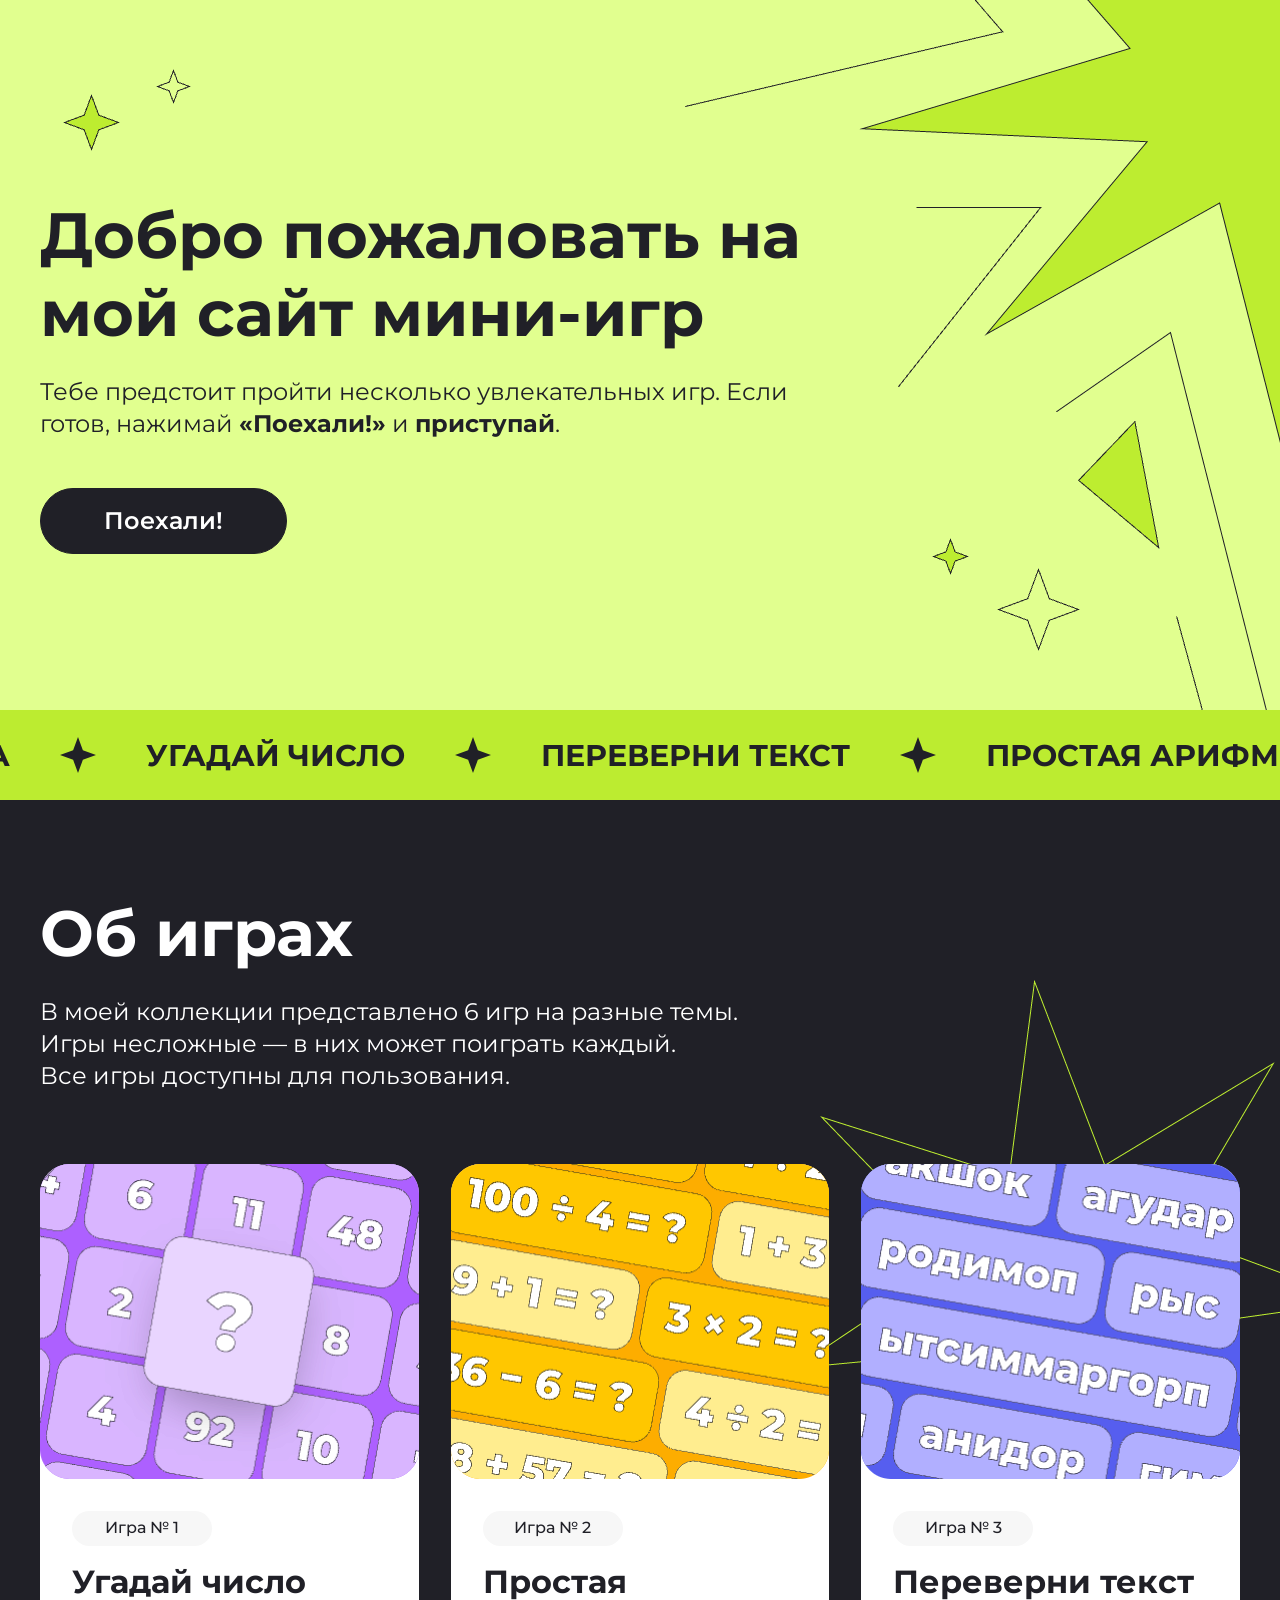
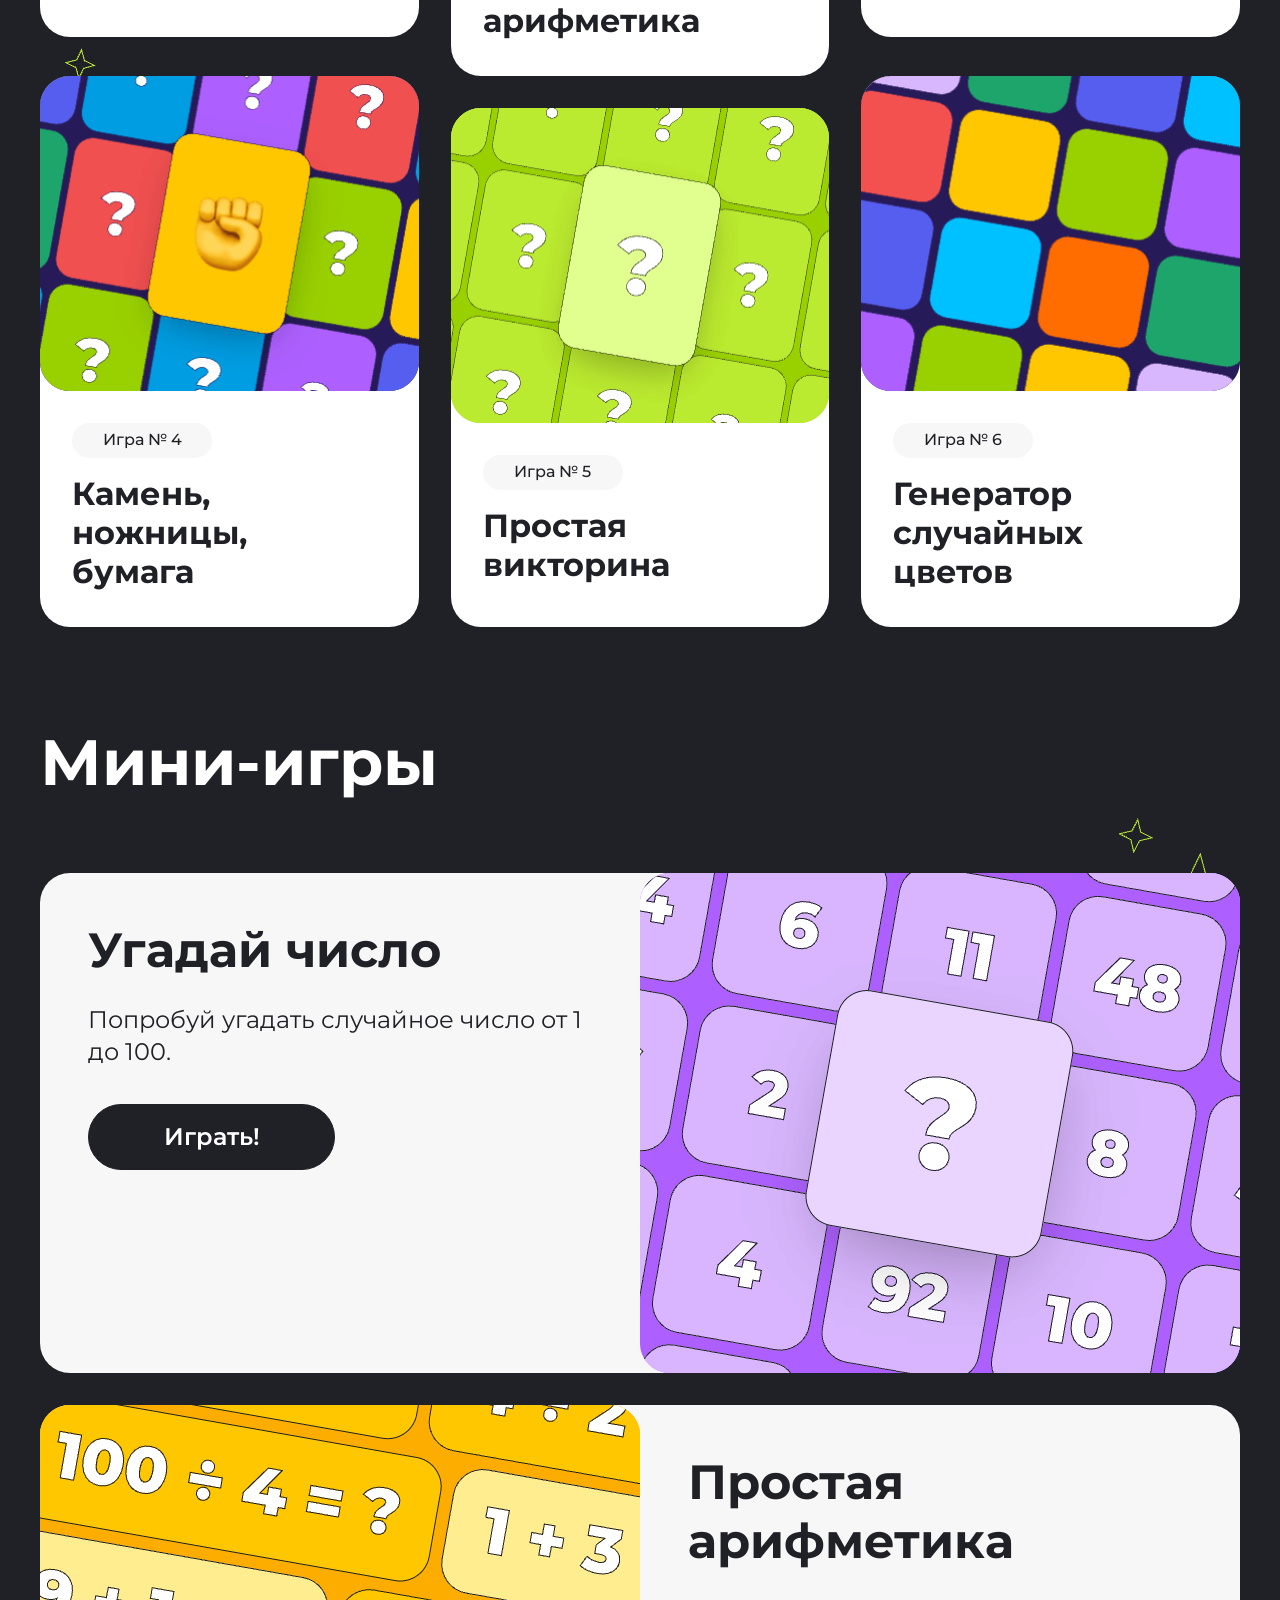
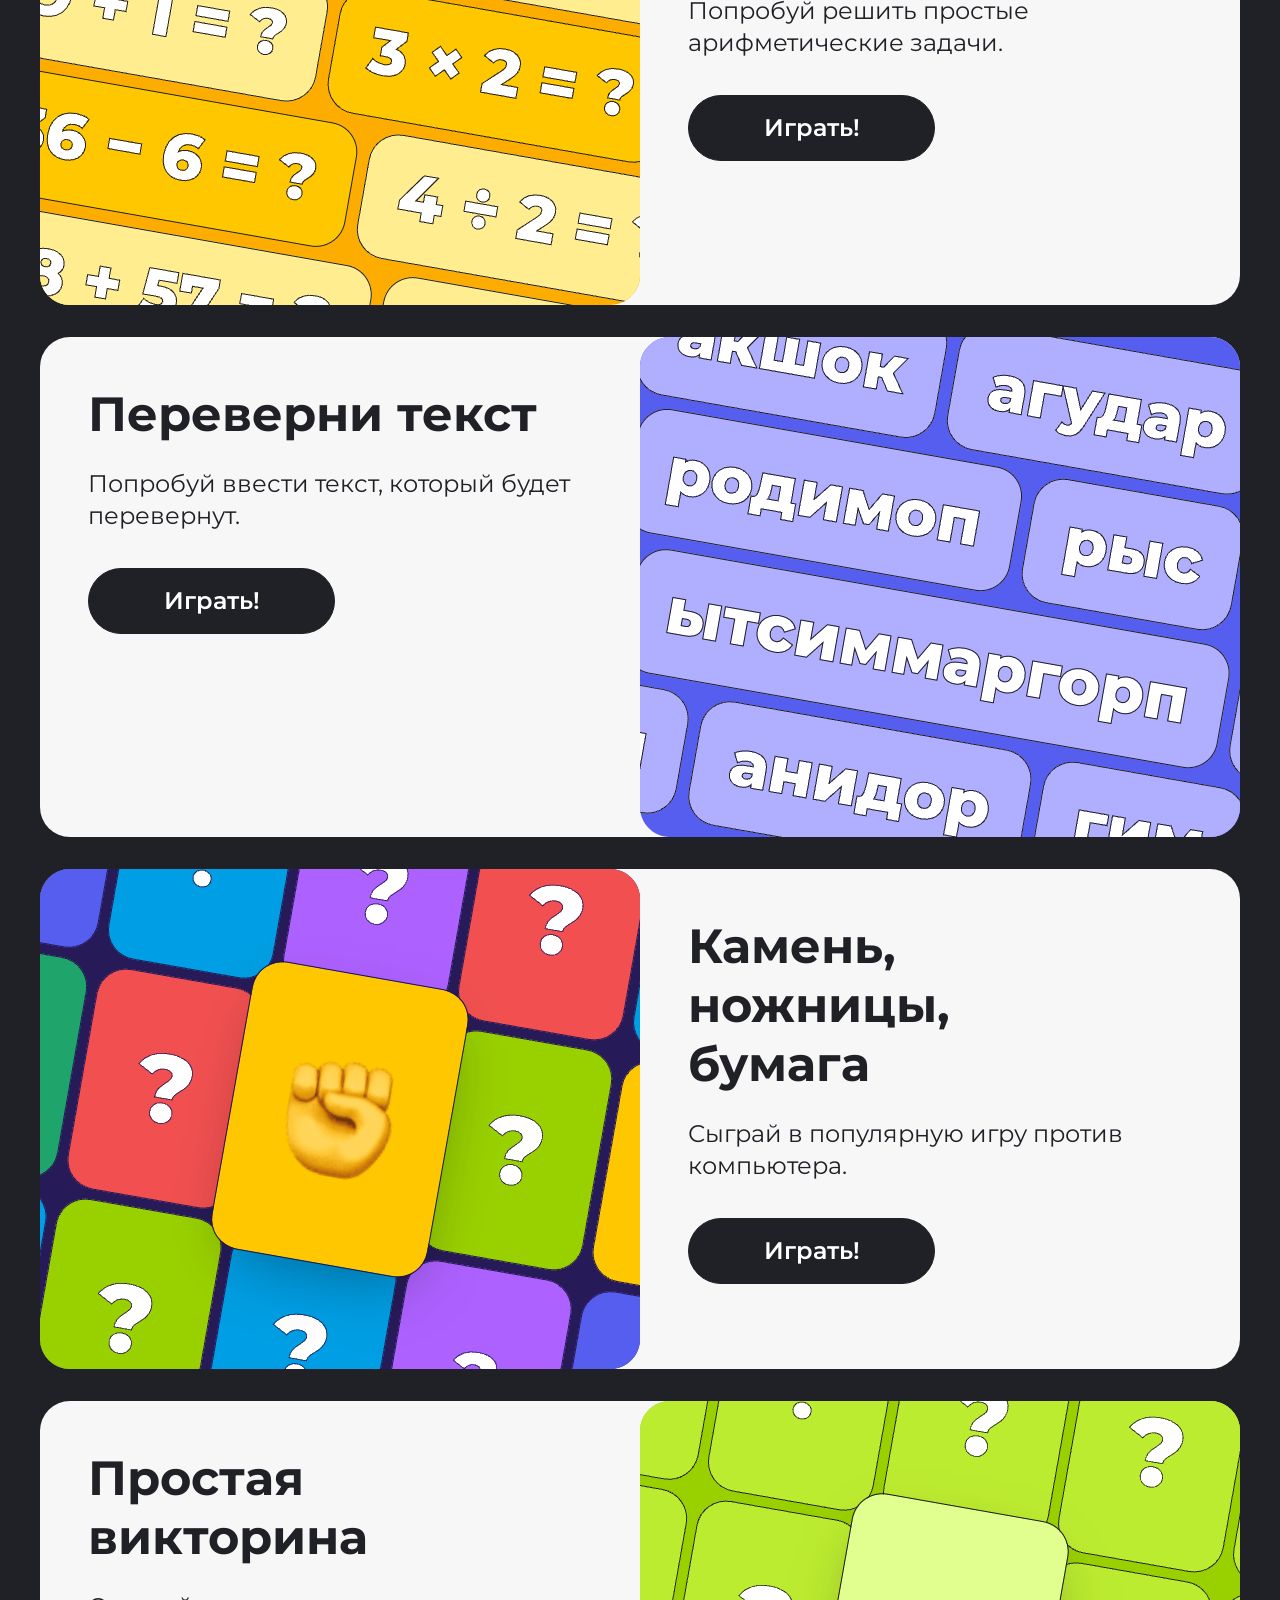
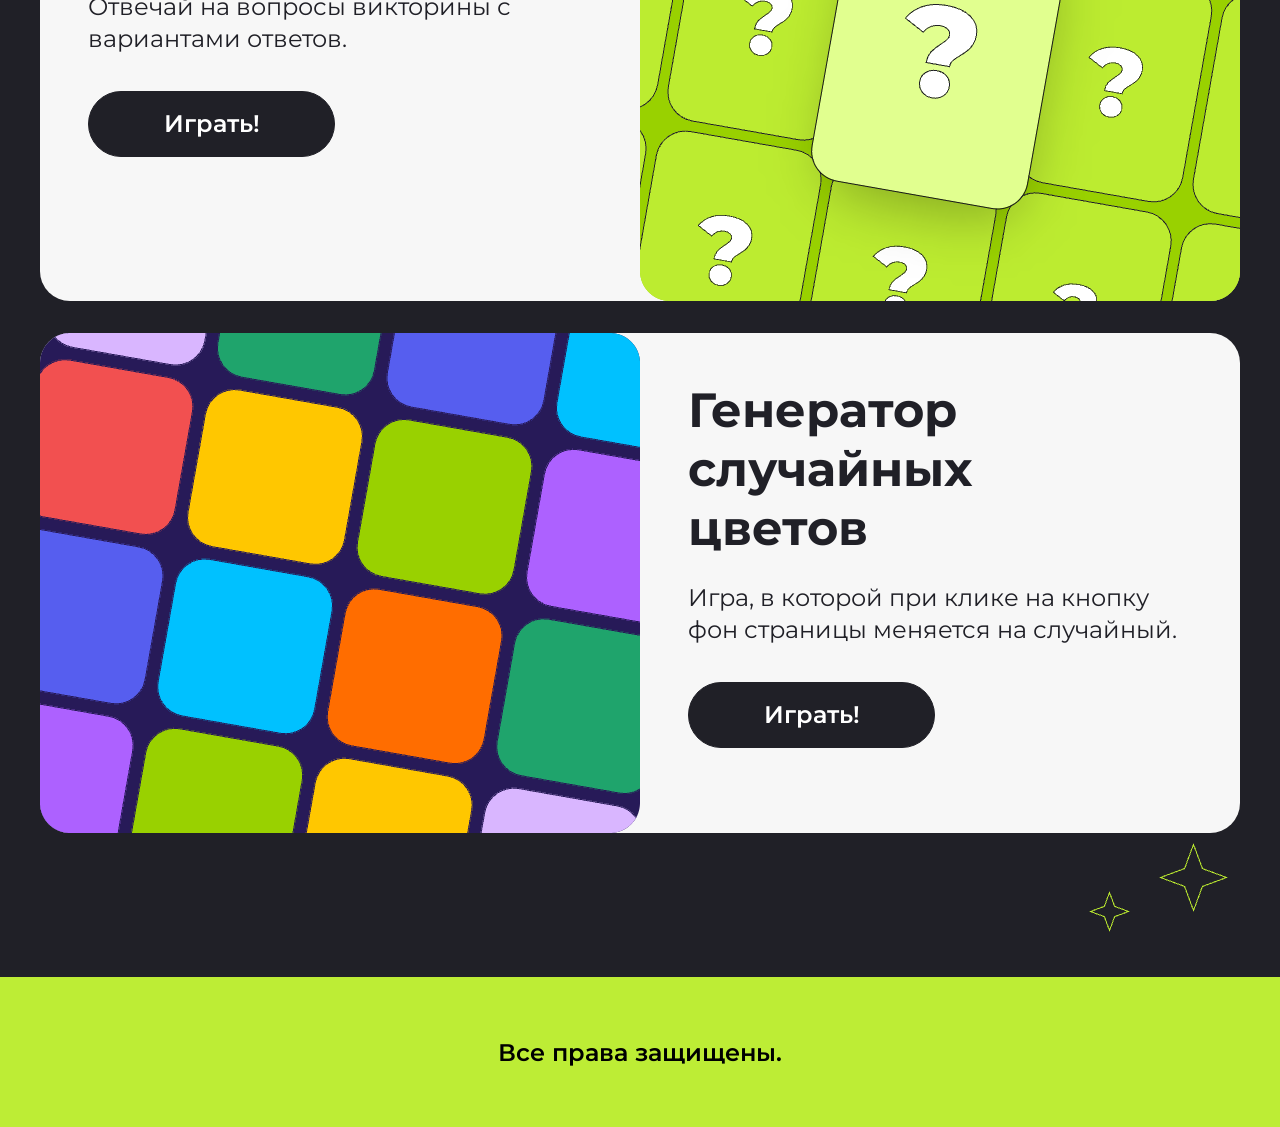
<file: index.html>
<!DOCTYPE html>
<html lang="en">
<head>
    <meta charset="UTF-8">
    <meta name="viewport" content="width=device-width, initial-scale=1.0">
    <title>mini-games</title>
    <link rel="preconnect" href="https://fonts.googleapis.com">
    <link rel="preconnect" href="https://fonts.gstatic.com" crossorigin>
    <link href="https://fonts.googleapis.com/css2?family=Montserrat:ital,wght@0,100..900;1,100..900&display=swap" rel="stylesheet">
    <link rel="stylesheet" href="index_style.css">
    <script src="./games.JS"></script>
</head>
<body>
    <header class="header center">
        <div class="header__content">
            <h1 class="header__title">Добро пожаловать на мой сайт мини-игр</h1>
            <p class="header__desc">Тебе предстоит пройти несколько увлекательных игр. Если готов, нажимай <strong>«Поехали!»</strong> и <strong>приступай</strong>.</p>
            <p><a href="#games_catalog_yakor" class="header__btn">Поехали!</a></p>
            <p><a href="#mini-games_yakor" class="header__btn header__btn_mobile">Поехали!</a></p>
        </div>
    </header>
    <div class="stripe">
        <div class="stripe-track">
            <p class="stripe__p">ВИКТОРИНА</p>
            <svg width="36.000000" height="36.000000" viewBox="0 0 36 36" fill="none" xmlns="http://www.w3.org/2000/svg" xmlns:xlink="http://www.w3.org/1999/xlink">
                <defs/>
                <path id="Star" d="M18 0L13.13 13.13L0 18L13.13 22.86L18 36L22.86 22.86L36 18L22.86 13.13L18 0Z" fill="#202027" fill-opacity="1.000000" fill-rule="evenodd"/>
            </svg>
            <p class="stripe__p">УГАДАЙ ЧИСЛО</p>
            <svg width="36.000000" height="36.000000" viewBox="0 0 36 36" fill="none" xmlns="http://www.w3.org/2000/svg" xmlns:xlink="http://www.w3.org/1999/xlink">
                <defs/>
                <path id="Star" d="M18 0L13.13 13.13L0 18L13.13 22.86L18 36L22.86 22.86L36 18L22.86 13.13L18 0Z" fill="#202027" fill-opacity="1.000000" fill-rule="evenodd"/>
            </svg>    
            <p class="stripe__p">ПЕРЕВЕРНИ ТЕКСТ</p>
            <svg width="36.000000" height="36.000000" viewBox="0 0 36 36" fill="none" xmlns="http://www.w3.org/2000/svg" xmlns:xlink="http://www.w3.org/1999/xlink">
                <defs/>
                <path id="Star" d="M18 0L13.13 13.13L0 18L13.13 22.86L18 36L22.86 22.86L36 18L22.86 13.13L18 0Z" fill="#202027" fill-opacity="1.000000" fill-rule="evenodd"/>
            </svg>    
            <p class="stripe__p">ПРОСТАЯ АРИФМЕТИКА</p>
            <svg width="36.000000" height="36.000000" viewBox="0 0 36 36" fill="none" xmlns="http://www.w3.org/2000/svg" xmlns:xlink="http://www.w3.org/1999/xlink">
                <defs/>
                <path id="Star" d="M18 0L13.13 13.13L0 18L13.13 22.86L18 36L22.86 22.86L36 18L22.86 13.13L18 0Z" fill="#202027" fill-opacity="1.000000" fill-rule="evenodd"/>
            </svg>    
            <p class="stripe__p">КАМЕНЬ, НОЖНИЦЫ, БУМАГА</p>
            <svg width="36.000000" height="36.000000" viewBox="0 0 36 36" fill="none" xmlns="http://www.w3.org/2000/svg" xmlns:xlink="http://www.w3.org/1999/xlink">
                <defs/>
                <path id="Star" d="M18 0L13.13 13.13L0 18L13.13 22.86L18 36L22.86 22.86L36 18L22.86 13.13L18 0Z" fill="#202027" fill-opacity="1.000000" fill-rule="evenodd"/>
            </svg>    
            <p class="stripe__p">ГЕНЕРАТОР СЛУЧАЙНЫХ ЧИСЕЛ</p>
            <svg width="36.000000" height="36.000000" viewBox="0 0 36 36" fill="none" xmlns="http://www.w3.org/2000/svg" xmlns:xlink="http://www.w3.org/1999/xlink">
                <defs/>
                <path id="Star" d="M18 0L13.13 13.13L0 18L13.13 22.86L18 36L22.86 22.86L36 18L22.86 13.13L18 0Z" fill="#202027" fill-opacity="1.000000" fill-rule="evenodd"/>
            </svg>
        </div>                
    </div>
    <section class="catalog center">
        <h2 class="catalog__title">Об играх <a name="games_catalog_yakor"></a></h2>
        <div class="catalog__desc">
            <p>В моей коллекции представлено 6 игр на разные темы.</p>
            <p>Игры несложные — в них может поиграть каждый.</p>
            <p>Все игры доступны для пользования.</p>
        </div>
        <div class="catalog__games">
            <article class="catalog__game catalog__game_bottom-line" onclick="location.href='#game__guess_number_yakor'">           
                <img class="catalog__game-img" src="img/guess_number.png" alt="guess_number">
                <div class="catalog__game-desc">
                    <p class="catalog__game-number">Игра № 1</p>
                    <p class="catalog__game-title">Угадай число</p>
                </div>
            </article>
            <article class="catalog__game"  onclick="location.href='#game__arifmetics_yakor'">
                <img class="catalog__game-img" src="img/arifmetics.png" alt="arifmetics">
                <div class="catalog__game-desc">
                    <p class="catalog__game-number">Игра № 2</p>
                    <p class="catalog__game-title">Простая арифметика</p>
                </div>
            </article>
            <article class="catalog__game catalog__game_bottom-line"  onclick="location.href='#game__turn_text_yakor'">
                <img class="catalog__game-img" src="img/turn_text.png" alt="turn_text">
                <div class="catalog__game-desc">
                    <p class="catalog__game-number">Игра № 3</p>
                    <p class="catalog__game-title">Переверни текст</p>
                </div>
            </article>
            <article class="catalog__game"  onclick="location.href='#game__rock_paper_scissor_yakor'">
                <img class="catalog__game-img" src="img/rock_paper_scissor.png" alt="rock_paper_scissor">
                <div class="catalog__game-desc">
                    <p class="catalog__game-number">Игра № 4</p>
                    <p class="catalog__game-title">Камень, ножницы,</p>
                    <p class="catalog__game-title">бумага</p>
                </div>
            </article>
            <article class="catalog__game catalog__game_top-line"  onclick="location.href='#game__quiz_yakor'">
                <img class="catalog__game-img" src="img/quiz.png" alt="quiz">
                <div class="catalog__game-desc">
                    <p class="catalog__game-number">Игра № 5</p>
                    <p class="catalog__game-title">Простая викторина</p>
                </div>
            </article>
            <article class="catalog__game"  onclick="location.href='#game__random_color_yakor'">
                <img class="catalog__game-img" src="img/random_color.png" alt="random_color">
                <div class="catalog__game-desc">
                    <p class="catalog__game-number">Игра № 6</p>
                    <p class="catalog__game-title">Генератор случайных цветов</p>
                </div>
            </article>
        </div>
    </section>
    <section class="games center">
        <h3 class="games__title">Мини-игры <a name="mini-games_yakor"></a></h3>
        <div class="games__box">
            <article class="games__game">
                <div class="games__game-content">
                    <p class="games__game-title">Угадай число <a name="game__guess_number_yakor"></a></p>
                    <p class="games__game-desc">Попробуй угадать случайное число от 1 до 100.</p>
                    <a class="games__game-btn" onclick="guess_number()">Играть!</a>
                </div>
                <img class="games__game-img" src="img/guess_number2.png" alt="guess_number">
            </article>
            <article class="games__game games__game_flip">
                <div class="games__game-content">
                    <p class="games__game-title">Простая арифметика <a name="game__arifmetics_yakor"></a></p>
                    <p class="games__game-desc">Попробуй решить простые арифметические задачи.</p>
                    <a class="games__game-btn" onclick="arifmetics()">Играть!</a>
                </div>
                <img class="games__game-img" src="img/arifmetics2.png" alt="arifmetics">
            </article>
            <article class="games__game">
                <div class="games__game-content">
                    <p class="games__game-title">Переверни текст <a name="game__turn_text_yakor"></a></p>
                    <p class="games__game-desc">Попробуй ввести текст, который будет перевернут.</p>
                    <a class="games__game-btn" onclick="turn_text()">Играть!</a>
                </div>
                <img class="games__game-img" src="img/turn_text2.png" alt="turn_text">
            </article>
            <article class="games__game games__game_flip">
                <div class="games__game-content"><a name="game__rock_paper_scissor_yakor"></a>
                    <p class="games__game-title">Камень,</br> ножницы,</br> бумага </p>
                    <p class="games__game-desc">Сыграй в популярную игру против компьютера.</p>
                    <a class="games__game-btn" onclick="rock_paper_scissor()">Играть!</a>
                </div>
                <img class="games__game-img" src="img/rock_paper_scissor2.png" alt="rock_paper_scissor">
            </article>
            <article class="games__game">
                <div class="games__game-content"><a name="game__quiz_yakor"></a>
                    <p class="games__game-title">Простая викторина</p>
                    <p class="games__game-desc">Отвечай на вопросы викторины с вариантами ответов.</p>
                    <a class="games__game-btn" onclick="quiz_game()">Играть!</a>
                </div>
                <img class="games__game-img" src="img/quiz2.png" alt="quiz">
            </article>
            <article class="games__game games__game_flip">
                <div class="games__game-content">
                    <p class="games__game-title">Генератор случайных </br>цветов <a name="game__random_color_yakor"></a></p>
                    <p class="games__game-desc">Игра, в которой при клике на кнопку фон страницы меняется на случайный.</p>
                    <a class="games__game-btn" onclick="random_color()">Играть!</a>
                </div>
                <img class="games__game-img" src="img/random_color2.png" alt="random_color">
            </article>
        </section>
    </div>
    <footer class="footer">Все права защищены.</footer>
    <script>
    const initSlider = () => {
        const slider = document.querySelector(".stripe");

        const wrapper = document.querySelector(".stripe-track");

        wrapper.innerHTML += wrapper.innerHTML;

        let position = 0;

        function animate() {
            position -= 2;

            if (Math.abs(position) >= wrapper.scrollWidth / 2) {
            position = 0;
            }

            wrapper.style.transform = `translateX(${position}px)`;
            requestAnimationFrame(animate);
        }

        animate();
    }

    initSlider();
    </script>
</body>
</html>
</file>
<file: index_style.css>
* {
  scroll-behavior: smooth;
  margin: 0;
  padding: 0;
}

body {
  font-family: "Montserrat", sans-serif;
}

.header {
  padding-top: 196px;
  background-color: #E1FF8F;
  background-image: url(img/header_star_xl.png), url(img/header_stars_1.png), url(img/header_stars_2.png);
  background-repeat: no-repeat, no-repeat, no-repeat;
  background-position: top -380px right -480px, top 69px left 63px, bottom 59px right 200px;
  display: grid;
  grid-template-columns: repeat(12, 1fr);
  gap: 32px;
}
.header__content {
  grid-column: span 8;
  padding-bottom: 156px;
}
.header__title {
  color: rgb(32, 32, 39);
  font-family: Montserrat;
  font-size: 64px;
  font-weight: 700;
  line-height: 78px;
  text-align: left;
  padding-bottom: 24px;
}
.header__desc {
  padding-bottom: 48px;
  color: rgb(32, 32, 39);
  font-family: Montserrat;
  font-size: 24px;
  font-weight: 400;
  line-height: 32px;
  text-align: left;
}
.header__btn {
  text-decoration: none;
  width: 247px;
  height: 66px;
  color: rgb(255, 255, 255);
  font-family: Montserrat;
  font-size: 24px;
  font-weight: 600;
  line-height: 141.69%;
  letter-spacing: 0%;
  text-align: center;
  display: flex;
  flex-direction: row;
  justify-content: center;
  align-items: center;
  padding: 16px 28px 16px 28px;
  box-sizing: border-box;
  border: 1px solid rgb(32, 32, 39);
  border-radius: 60px;
  background: rgb(32, 32, 39);
  transition: 0.3s;
}
.header__btn_mobile {
  display: none;
}
.header__btn:hover {
  cursor: pointer;
  background: rgb(255, 255, 255);
  color: rgb(32, 32, 39);
}

.stripe {
  background: rgb(188, 236, 48);
  overflow-x: hidden;
}
.stripe-track {
  padding-left: 50px;
  padding-right: 50px;
  height: 90px;
  background: rgb(188, 236, 48);
  display: flex;
  flex-direction: row;
  align-items: center;
  gap: 50px;
}
.stripe__p {
  color: rgb(32, 32, 39);
  font-family: Montserrat;
  font-size: 30px;
  font-weight: 700;
  line-height: 110%;
  letter-spacing: 4%;
  text-align: left;
  white-space: nowrap;
}
.stripe svg {
  min-width: 36px;
}

.catalog {
  background: rgb(32, 32, 39);
  background-image: url(img/catalog_star_xl.png), url(img/catalog_stars.png);
  background-repeat: no-repeat, no-repeat;
  background-position: top 180px right -80px, top 60% left 63px;
  padding-top: 94px;
  padding-bottom: 96px;
  transition: all 0.5s;
}
.catalog__title {
  color: rgb(255, 255, 255);
  font-family: Montserrat;
  font-size: 64px;
  font-weight: 700;
  line-height: 78px;
  letter-spacing: 0px;
  text-align: left;
  padding-bottom: 24px;
}
.catalog__desc {
  padding-bottom: 72px;
  color: rgb(255, 255, 255);
  font-family: Montserrat;
  font-size: 24px;
  font-weight: 400;
  line-height: 32px;
  letter-spacing: 0px;
  text-align: left;
}
.catalog__games {
  display: grid;
  grid-template-columns: repeat(12, 1fr);
  justify-items: center;
  gap: 0px 32px;
}
.catalog__game {
  width: 100%;
  display: flex;
  grid-column: span 4;
  flex-direction: column;
  border-radius: 30px;
  background: rgb(255, 255, 255);
  transition: transform 0.3s, background 0.3s;
}
.catalog__game-desc {
  padding: 32px;
  padding-bottom: 36px;
}
.catalog__game-number {
  display: flex;
  justify-content: center;
  padding: 8px 16px 10px 16px;
  width: 108px;
  margin-bottom: 16px;
  align-items: center;
  border-radius: 52.58px;
  background: rgb(247, 247, 247);
  color: rgb(32, 32, 39);
  font-family: Montserrat;
  font-size: 16px;
  font-weight: 500;
  line-height: 110%;
  letter-spacing: 0px;
  text-align: left;
}
.catalog__game-title {
  color: rgb(32, 32, 39);
  font-family: Montserrat;
  font-size: 32px;
  font-weight: 700;
  line-height: 39px;
  letter-spacing: 0px;
  text-align: left;
}
.catalog__game:hover {
  cursor: pointer;
  transform: scale(1.1);
}
.catalog__game_top-line {
  margin-top: 32px;
}
.catalog__game_bottom-line {
  margin-bottom: 39px;
}

.games {
  background: rgb(32, 32, 39);
  background-image: url(img/games_stars_1.png), url(img/games_stars_2.png);
  background-repeat: no-repeat, no-repeat;
  background-position: top 93px right 45px, bottom 45px right 52px;
  padding-bottom: 144px;
  transition: all 0.5s;
}
.games__title {
  color: rgb(255, 255, 255);
  font-family: Montserrat;
  font-size: 64px;
  font-weight: 700;
  line-height: 78px;
  letter-spacing: 0px;
  text-align: left;
  padding-bottom: 72px;
}
.games__box {
  display: flex;
  flex-direction: column;
  gap: 32px;
}
.games__game {
  width: 100%;
  height: 500px;
  border-radius: 30px;
  background-color: rgb(247, 247, 247);
  display: flex;
  justify-content: space-between;
}
.games__game-content {
  padding: 48px;
  display: flex;
  flex-direction: column;
  align-items: flex-start;
}
.games__game-title {
  color: rgb(32, 32, 39);
  font-family: Montserrat;
  font-size: 48px;
  font-weight: 700;
  line-height: 59px;
  letter-spacing: 0px;
  text-align: left;
  padding-bottom: 24px;
}
.games__game-desc {
  color: rgb(32, 32, 39);
  font-family: Montserrat;
  font-size: 24px;
  font-weight: 400;
  line-height: 32px;
  letter-spacing: 0px;
  text-align: left;
  padding-bottom: 36px;
}
.games__game-btn {
  width: 247px;
  height: 66px;
  border-radius: 60px;
  background: rgb(32, 32, 39);
  border: 1px solid rgb(32, 32, 39);
  display: flex;
  flex-direction: row;
  justify-content: center;
  align-items: center;
  gap: 10;
  padding: 16px 28px 16px 28px;
  color: rgb(255, 255, 255);
  font-family: Montserrat;
  font-size: 24px;
  font-weight: 600;
  line-height: 141.69%;
  letter-spacing: 0%;
  text-align: center;
  text-decoration: none;
  box-sizing: border-box;
  transition: transform 0.3s, background 0.3s;
}
.games__game-btn:hover {
  cursor: pointer;
  background: rgb(255, 255, 255);
  color: rgb(32, 32, 39);
}
.games__game_flip {
  flex-direction: row-reverse;
}
.games__game-img {
  min-width: 50%;
}

.footer {
  height: 150px;
  width: 100%;
  background: rgb(189, 237, 53);
  color: rgb(0, 0, 0);
  font-family: Montserrat;
  font-size: 24px;
  font-weight: 600;
  line-height: 29px;
  letter-spacing: 0px;
  text-align: center;
  align-content: center;
}

.center {
  padding-left: calc(50% - 600px);
  padding-right: calc(50% - 600px);
}

@media (max-width: 1024px) {
  .catalog__game-title {
    font-size: 28px;
  }
  .games__game-img {
    min-width: 40%;
  }
  .center {
    padding-left: 24px;
    padding-right: 24px;
  }
}
@media (max-width: 767px) {
  .header {
    padding-top: 147px;
    grid-template-columns: repeat(4, 1fr);
    gap: 16px;
    background-image: url(img/mobile_star.png), url(img/header_stars_1.png), url(img/header_stars_2.png);
    background-position: top -100px right -100px, top 64px left 37px, bottom 28px right 34px;
    background-size: auto, 80px, 80px;
  }
  .header__content {
    display: flex;
    flex-direction: column;
    align-items: center;
    padding-bottom: 131px;
  }
  .header__title {
    font-size: 40px;
    line-height: 49px;
    text-align: center;
  }
  .header__desc {
    padding-bottom: 36px;
    font-size: 16px;
    line-height: 20px;
    text-align: center;
  }
  .header__btn {
    width: 285px;
    height: 55px;
    font-size: 16px;
    display: none;
  }
  .header__btn_mobile {
    display: flex;
  }
  .stripe-track {
    height: 51px;
    padding-left: 27px;
    padding-right: 27px;
    gap: 27px;
  }
  .stripe__p {
    font-size: 16px;
  }
  .stripe svg {
    min-width: 19px;
    min-height: 19px;
  }
  .catalog {
    display: none;
  }
  .games {
    padding-top: 48px;
    background-image: none;
    padding-bottom: 10px;
  }
  .games__title {
    padding-bottom: 48px;
    font-size: 40px;
    line-height: 49px;
  }
  .games__box {
    gap: 24px;
  }
  .games__game {
    height: 100%;
    flex-direction: column-reverse;
  }
  .games__game-content {
    padding: 29px 29px 32px 29px;
  }
  .games__game-title {
    font-size: 32px;
    line-height: 39px;
  }
  .games__game-desc {
    font-size: 16px;
    line-height: 20px;
  }
  .games__game-btn {
    height: 55px;
    min-width: 100%;
    font-size: 16px;
  }
  .games__game-img {
    width: 100%;
  }
  .footer {
    height: 100px;
    font-size: 16px;
    line-height: 20px;
  }
  .center {
    padding-left: 16px;
    padding-right: 16px;
  }
}/*# sourceMappingURL=index_style.css.map */
</file>
